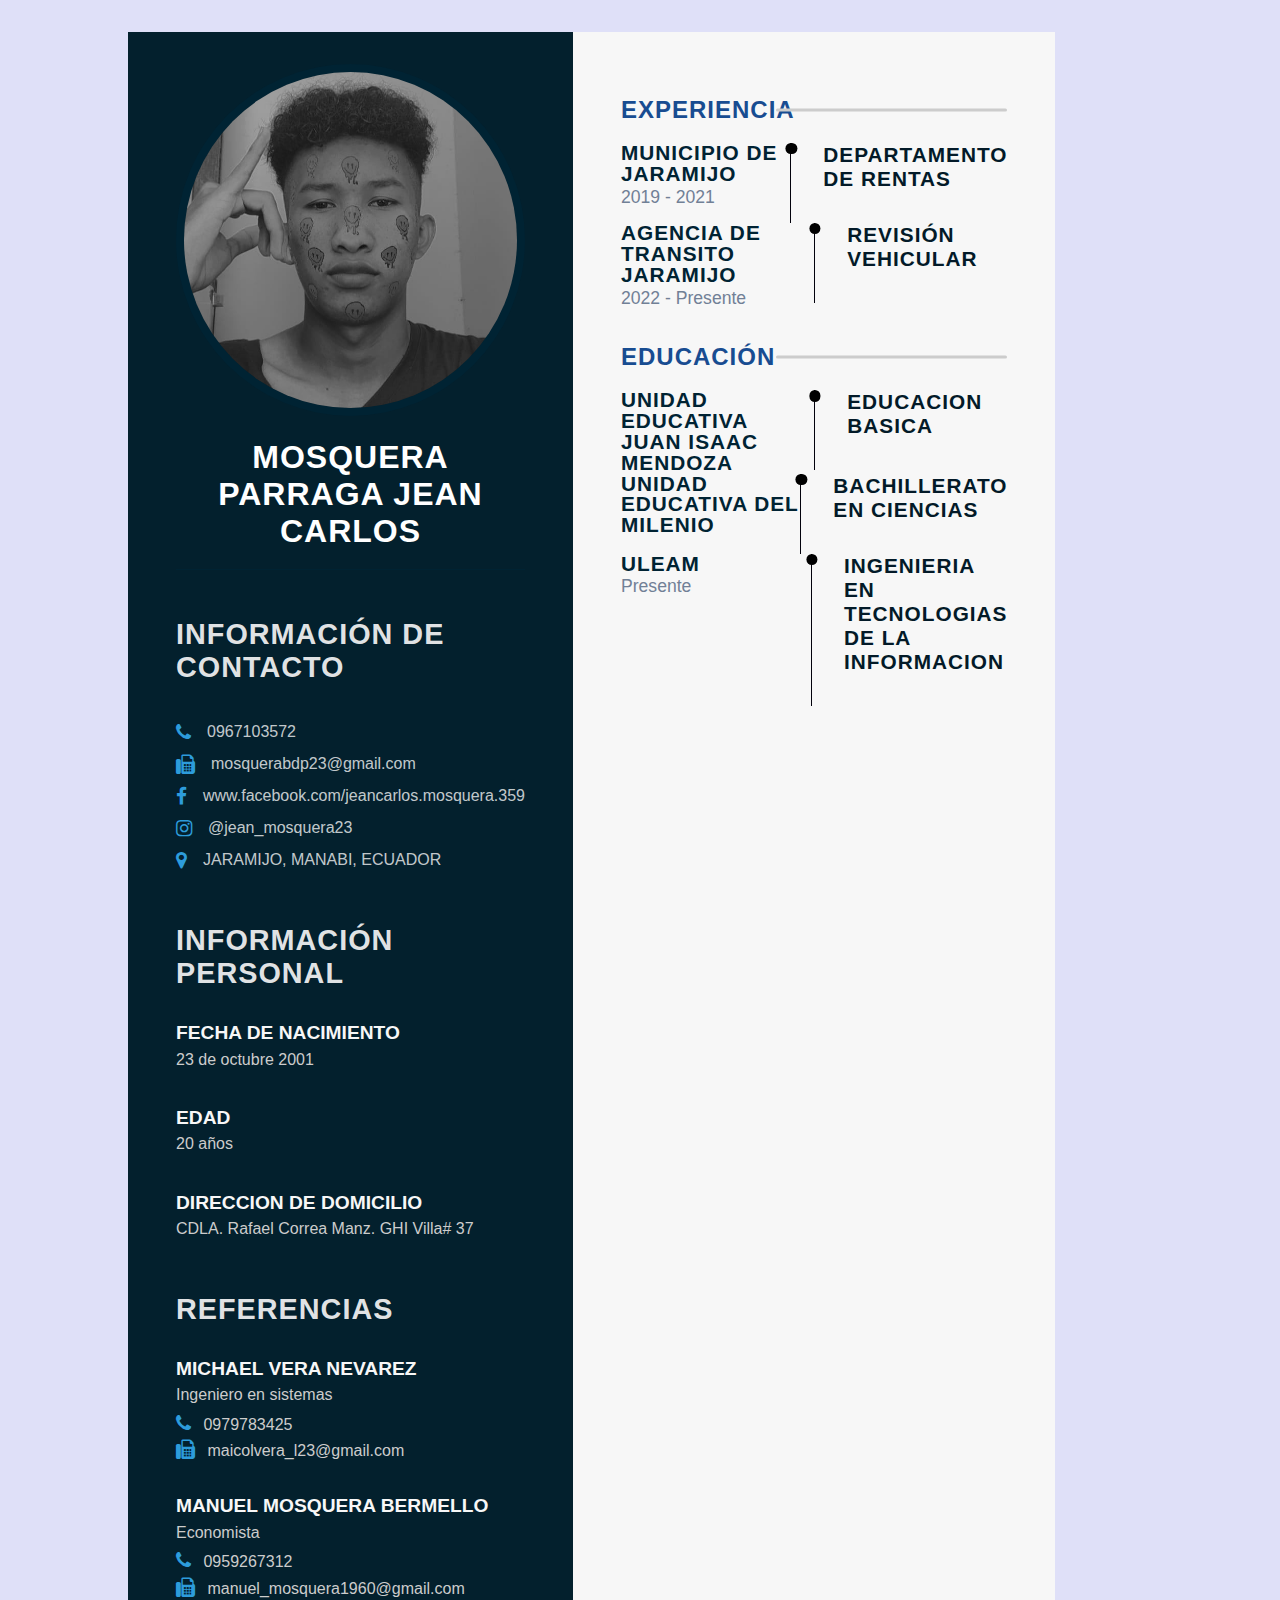
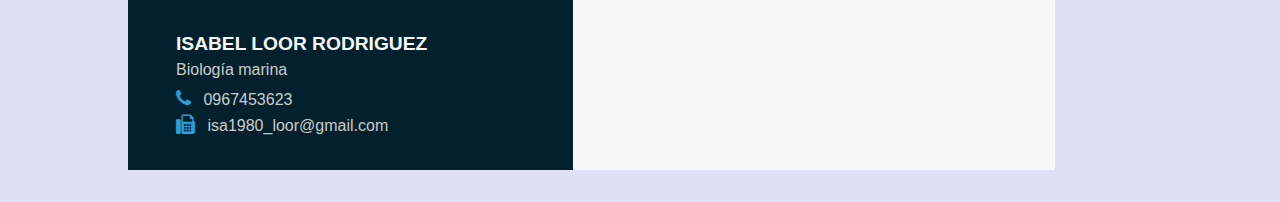
<file: Taller 1 hoja de vida/index.html>
<!DOCTYPE html>
<html lang="en">
<head>
    <meta charset="UTF-8">
    <meta http-equiv="X-UA-Compatible" content="IE=edge">
    <meta name="viewport" content="width=device-width, initial-scale=1.0">
    <title>HOJA DE VIDA MOSQUERA</title>
    <link rel="preconnect" href="https://fonts.gstatic.com">
    <link rel="stylesheet" href="estilos.css">
    <link href="https://fonts.googleapis.com/css2?family=Poppins:wght@100;300;400;600&display=swap" rel="stylesheet">
    <link rel="stylesheet" href="https://cdnjs.cloudflare.com/ajax/libs/font-awesome/4.7.0/css/font-awesome.min.css">
</head>
<body>
    <main class="main-content">
        <section class="left-section">
            <div class="left-content">
                <div class="profile">
                    <div class="image">
                        <img src="JCMP.jpg" alt="">
                    </div>
                    <h2 class="name">MOSQUERA PARRAGA JEAN CARLOS</h2>
                </div>
                <div class="contact-info">
                    <h3 class="main-title">INFORMACIÓN DE CONTACTO</h3>
                    <ul>
                        <li>
                            <i class="fa fa-phone"></i>
                            0967103572
                        </li>
                        <li>
                            <i class="fa fa-fax"></i>
                            mosquerabdp23@gmail.com
                        </li>
                        <li>
                            <i class="fa fa-facebook"></i>
                            www.facebook.com/jeancarlos.mosquera.359
                        </li>
                        <li>
                            <i class="fa fa-instagram"></i>
                            @jean_mosquera23
                        </li>
                        <li>
                            <i class="fa fa-map-marker"></i>
                            JARAMIJO, MANABI, ECUADOR
                        </li>
                    </ul>
                </div>
                <div class="skills-section">
                    <h3 class="main-title">INFORMACIÓN PERSONAL</h3>
                    <div class="referee">
                        <h6 class="sub-title">fecha de nacimiento</h6>
                        <p class="sub-para">23 de octubre 2001</p>
                    </div>
                    <div class="referee">
                        <h6 class="sub-title">edad</h6>
                        <p class="sub-para">20 años</p>
                    </div>
                    <div class="referee">
                        <h6 class="sub-title">direccion de domicilio</h6>
                        <p class="sub-para">CDLA. Rafael Correa Manz. GHI Villa# 37</p>
                    </div>
                </div>
                <div class="references-section">
                    <h3 class="main-title">Referencias</h3>
                    <div class="referee">
                        <h6 class="sub-title">Michael vera nevarez</h6>
                        <p class="sub-para">Ingeniero en sistemas</p>
                        <ul>
                            <li>
                                <i class="fa fa-phone"></i>
                                0979783425
                            </li>
                            <li>
                                <i class="fa fa-fax"></i>
                                maicolvera_l23@gmail.com
                            </li>
                        </ul>
                    </div>
                    <div class="referee">
                        <h6 class="sub-title">Manuel Mosquera Bermello</h6>
                        <p class="sub-para">Economista</p>
                        <ul>
                            <li>
                                <i class="fa fa-phone"></i>
                                0959267312
                            </li>
                            <li>
                                <i class="fa fa-fax"></i>
                                manuel_mosquera1960@gmail.com
                            </li>
                        </ul>
                    </div>
                    <div class="referee">
                        <h6 class="sub-title">Isabel Loor Rodriguez</h6>
                        <p class="sub-para">Biología marina</p>
                        <ul>
                            <li>
                                <i class="fa fa-phone"></i>
                                0967453623
                            </li>
                            <li>
                                <i class="fa fa-fax"></i>
                                isa1980_loor@gmail.com
                            </li>
                        </ul>
                    </div>
                </div>
            </div>
        </section>
        <section class="right-section">
            <div class="right-main-content">
                <section class="about sect">
                    
                </section>

                <section class="experince sect">
                    <h2 class="right-title">Experiencia</h2>
                    <div class="timeline">
                        <div class="left-tl-content">
                            <h5 class="tl-title">Municipio de JARAMIJO</h5>
                            <p class="para">2019 - 2021</p>
                        </div>
                        <div class="right-tl-content">
                            <div class="tl-content">
                                <h5 class="tl-title-2">departamento de rentas</h5>
                            </div>
                        </div>
                    </div>
                    
                    <div class="timeline">
                        <div class="left-tl-content">
                            <h5 class="tl-title">agencia de transito jaramijo</h5>
                            <p class="para">2022 - Presente</p>
                        </div>
                        <div class="right-tl-content">
                            <div class="tl-content">
                                <h5 class="tl-title-2">revisión vehicular</h5>
                            </div>
                        </div>
                    </div>
                </section>
                <section class="education sect">
                    <h2 class="right-title">educación</h2>
                    <div class="timeline">
                        <div class="left-tl-content">
                            <h5 class="tl-title">Unidad educativa juan isaac mendoza</h5>

                        </div>
                        <div class="right-tl-content">
                            <div class="tl-content">
                                <h5 class="tl-title-2">educacion basica</h5>
                            </div>
                        </div>
                    </div>
                    <div class="timeline">
                        <div class="left-tl-content">
                            <h5 class="tl-title">unidad educativa del milenio</h5>
                        </div>
                        <div class="right-tl-content">
                            <div class="tl-content">
                                <h5 class="tl-title-2">BACHILLERATO EN CIENCIAS</h5>
                            </div>
                        </div>
                    </div>
                    <div class="timeline">
                        <div class="left-tl-content">
                            <h5 class="tl-title">Uleam</h5>
                            <p class="para">Presente</p>
                        </div>
                        <div class="right-tl-content">
                            <div class="tl-content">
                                <h5 class="tl-title-2">ingenieria en tecnologias de la informacion</h5>
                            </div>
                        </div>
                    </div>
                </section>
            </div>
        </section>
    </main>
</body>
</html>
</file>
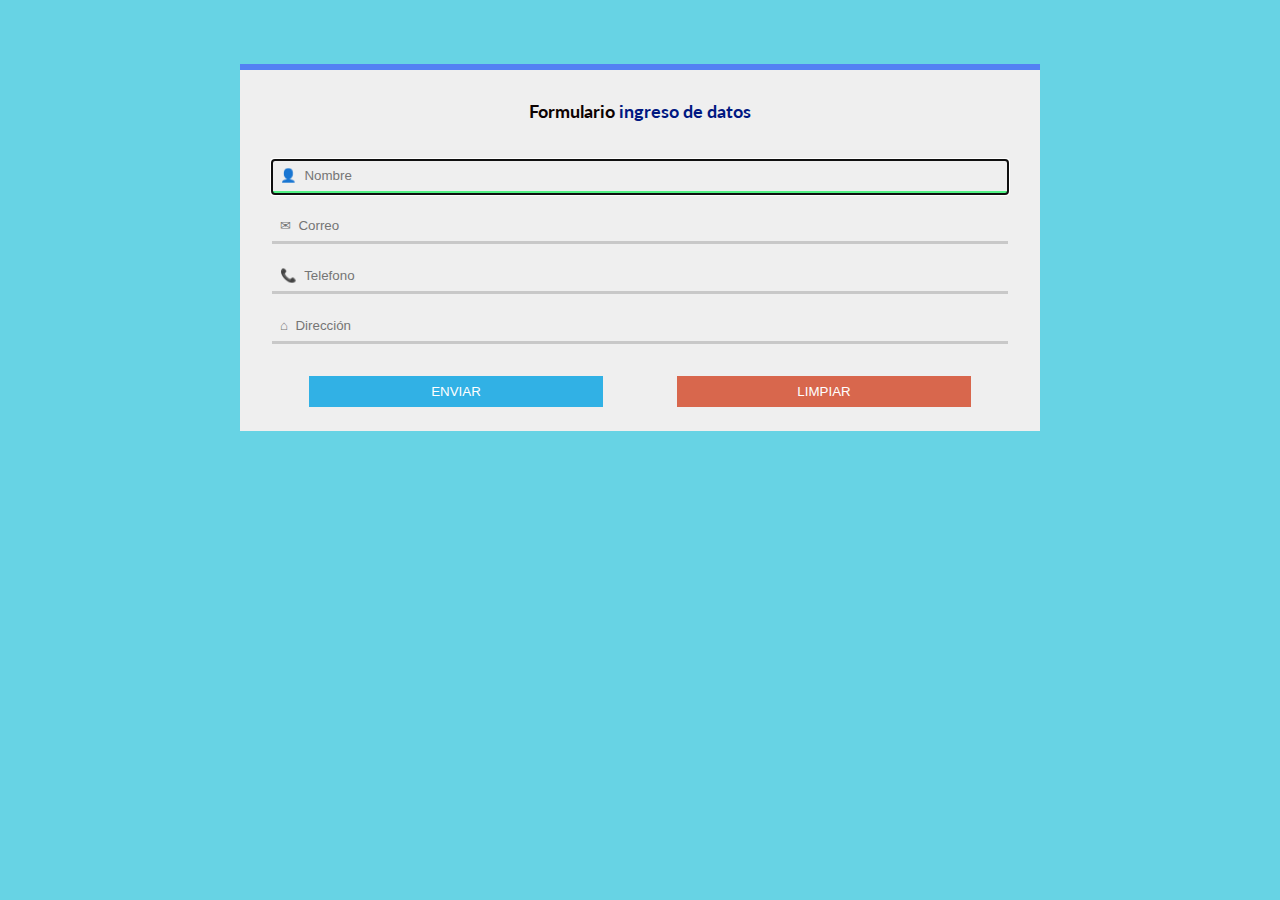
<file: Taller 2 Formulario/index.html>
<!DOCTYPE html>
<html lang="en">
<head>
	<meta charset="UTF-8">
	<meta name="viewport" content="width=device-width, initial-scale=1.0">
	<link rel="stylesheet" href="./css/reset.css">
	<link href="https://fonts.googleapis.com/css?family=Lato:400,900" rel="stylesheet">
	<link rel="stylesheet" href="./css/main.css">
	<title>Formulario</title>
</head>
<body>

	<div class="container">
		<div class="form__top">
			<h2>Formulario <span> ingreso de datos</span></h2>
		</div>		
		<form class="form__reg" action="">
			<input class="input" type="text" placeholder="&#128100;  Nombre" required autofocus>
            <input class="input" type="email" placeholder="&#9993;  Correo" required>
            <input class="input" type="text" placeholder="&#128222;  Telefono" required>
            <input class="input" type="text" placeholder="&#8962;  Dirección" required>
            <div class="btn__form">
            	<input class="btn__submit" type="submit" value="ENVIAR">
            	<input class="btn__reset" type="reset" value="LIMPIAR">	
            </div>
		</form>
	</div>
	
</body>
</html>
</file>
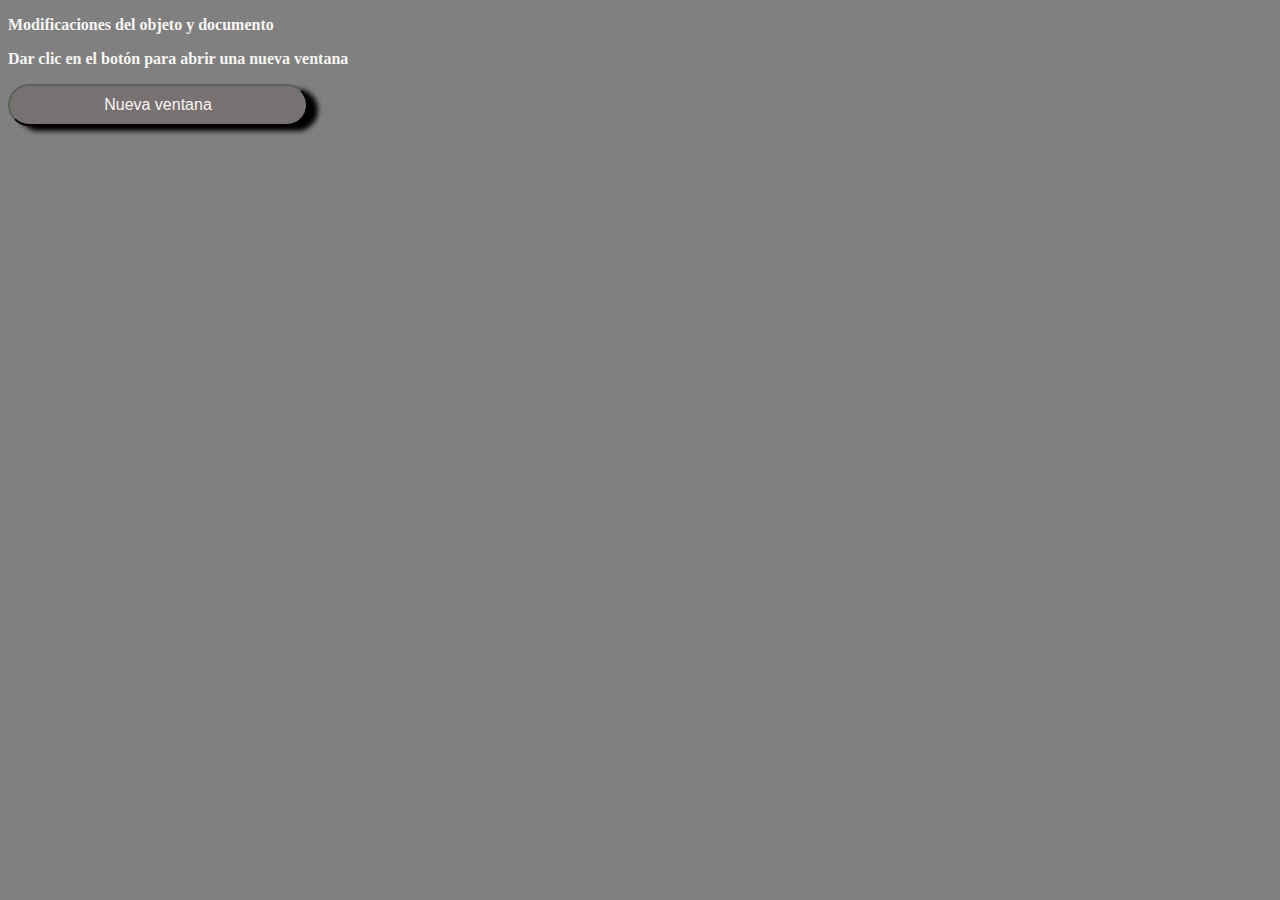
<file: Taller 5 ventana/index.html>
<!DOCTYPE html>
<html lang="es">
<head>
    <link href="estilo.css" rel="stylesheet" />
    <script src="javascript.js"></script>
    <meta charset="UTF-8" />
    <meta http-equiv="X-UA-Compatible" content="IE=edge" />
    <meta name="viewport" content="width=device-width, initial-scale=1.0"
    />
    <title>Modificaciones del objeto Documento</title>
</head>
<body>
    
     <strong><p > Modificaciones del objeto y documento</p> </strong>
     <strong><p > Dar clic en el botón para abrir una nueva ventana</p> </strong>
     
    <center><input class="boton" type="button" onclick="NuevaVentana()" value="Nueva ventana" >
</body>
</html>
</file>
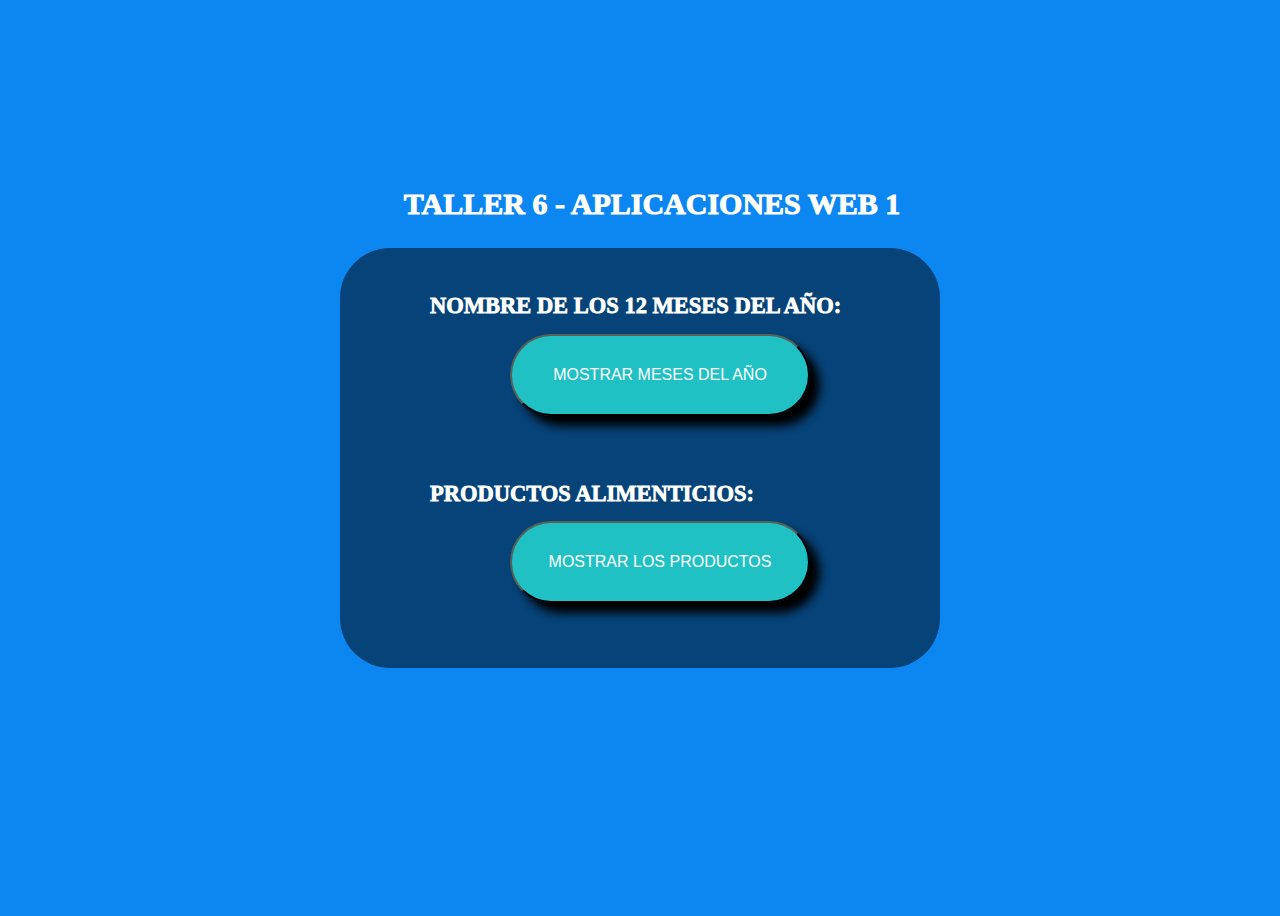
<file: Taller 6 array/index.html>
<!DOCTYPE html>
<html>
    <head>
    <meta charset="utf-8" />
    <meta content="width=device-width, initial-scale=1"
    name="viewport" />
    <title>JeanMosquera-Taller6</title>
    <link href="estilos.css" rel="stylesheet" />
    <script src="javascript.js"></script>
    <link href="https://fonts.googleapis.com/css2?family=Abyssinica+SIL&family=Alka
    lami&family=Noto+Sans+Mono:wght@300&family=Open+Sans&display=swap"
    rel="stylesheet">
</head>

<body>
    
    <div class="grid">
        <font>
            <h1 class="titu">  TALLER 6 - APLICACIONES WEB 1 </h1>
          </font>
        <ul>
            <h2><p class="titulo1">NOMBRE DE LOS 12 MESES DEL AÑO:</p></h2>
            <center><input class= "boton1" type="button" value="MOSTRAR MESES DEL AÑO" onclick="Meses()"></center>
        </ul>
        <ul>
            <h2><p class="titulo2" >PRODUCTOS ALIMENTICIOS:</p></h2>
            <center><input class= "boton2" type="button" value="MOSTRAR LOS PRODUCTOS" onclick="Producto()"></center>
            </ul>
        </div>
    </body>
    </html>
</file>
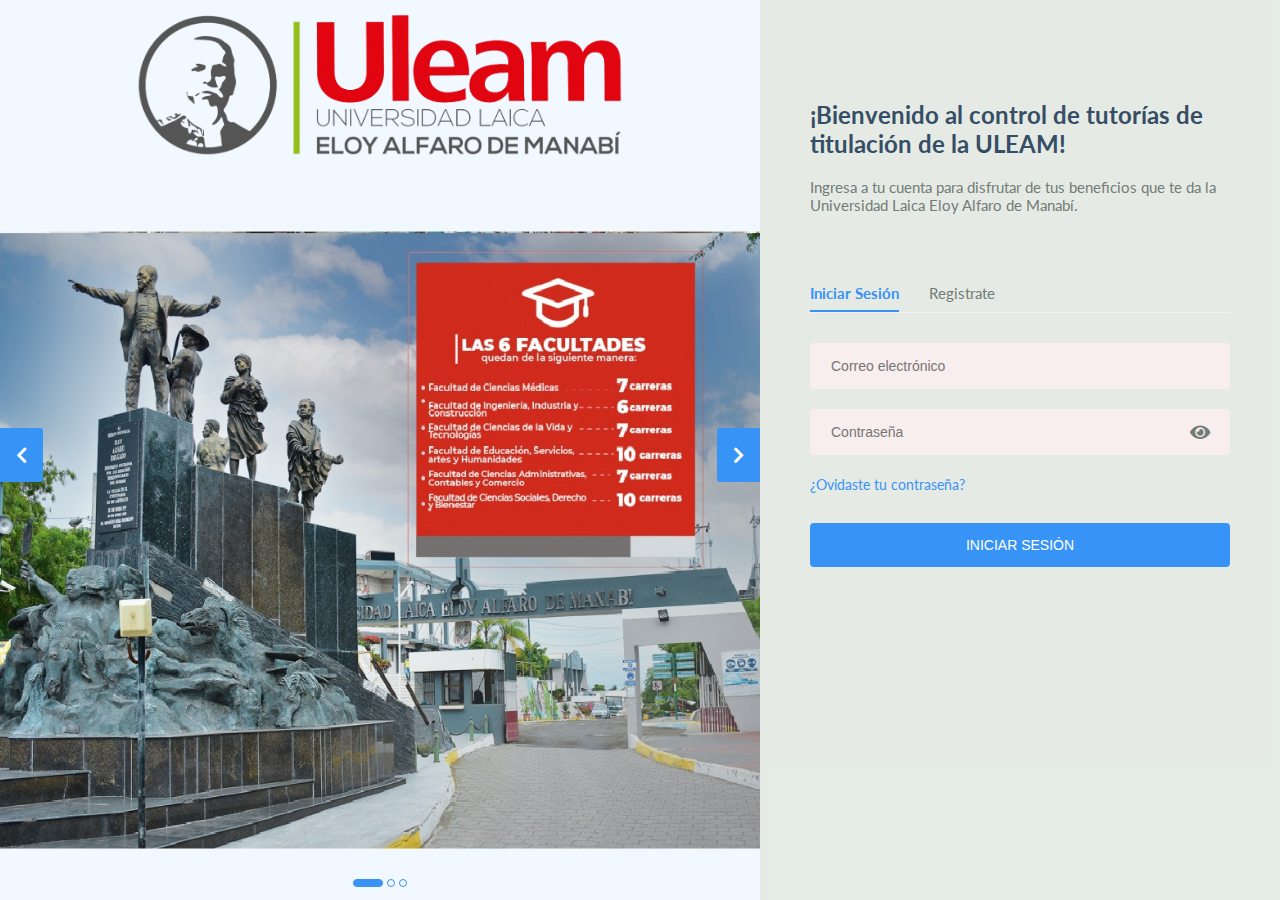
<file: PROYECTO WEB 1/login.html>
<!DOCTYPE html>
<html lang="en">
<head>

    <meta charset="UTF-8">
    <meta name="viewport" content="initial-scale=1.0, width=device-width"/>
    <meta http-equiv="X-UA-Compatible" content="ie=edge">
    <title>Login | ULEAM</title>
    <link rel="stylesheet" href="https://use.fontawesome.com/releases/v5.8.1/css/all.css">
    <link href="https://fonts.googleapis.com/css2?family=Lato:wght@300;400;700&display=swap" rel="stylesheet">
    <link rel="stylesheet" href="css/estilo.css">


</head>
<body>

    <div class="contenedor-login">

        <!--========================================
            Slider
        ==========================================-->
        <div class="contenedor-slider">

            <div class="slider">

                <!-- Slide 1 -->
                <div class="slide fade ">
                    <img src="img/img-slider-login.jpg" alt="">

                    <div class="contenido-slider">

                        <div class="logo">
                            <img src="img/logo_ULEAM.png" alt="">
                        </div>


                    </div>

                </div>

                <!-- Slide 2 -->
                <div class="slide fade">
                    <img src="img/img-slider-login-2.jpg" alt="">

                    <div class="contenido-slider">

                        <div class="logo">
                            <img src="img/logo_ULEAM.png" alt="">
                        </div>

                    </div>

                </div>
                 <!-- Slide 3 -->
                <div class="slide fade">
                    <img src="img/img-slider-login-3.jpg" alt="">

                    <div class="contenido-slider">

                        <div class="logo">
                            <img src="img/logo_ULEAM.png" alt="">
                        </div>

                    </div>

                </div>


            </div>

            <!-- Botones next y prev -->
            <a href="#" class="prev"><i class="fas fa-chevron-left"></i></a>
            <a href="#" class="next"><i class="fas fa-chevron-right"></i></a>

            <!-- dots -->
            <div class="dots">

                <!-- <span class="dot active"></span> -->

            </div>

        </div>

        <!--========================================
            Formularios
        ==========================================-->
        <div class="contenedor-texto">

            <div class="contenedor-form">

                <h1 class="titulo">¡Bienvenido al control de tutorías de titulación de la ULEAM!</h1>
                <p class="descripcion">Ingresa a tu cuenta para disfrutar de tus beneficios que te da la Universidad Laica Eloy Alfaro de Manabí.</p>

                <ul class="tabs-links">
                    <li class="tab-link active">Iniciar Sesión</li>
                    <li class="tab-link ">Registrate</li>
                </ul>

                <!--========================================
                    Formulario inicio de sesión
                ==========================================-->
                <form action="" method="POST" id="formLogin" class="formulario active">

                    <div class="error-text">
                        <p>aqui los errores del formualrio</p>
                    </div>

                    <input type="text" placeholder="Correo electrónico" class="input-text" name="correo" autocomplete="off"> 
                    <div class="grupo-input">

                        <input type="password" placeholder="Contraseña" name="password" class="input-text clave">
                        <button type="button" class="icono fas fa-eye mostrarClave"></button>
                        
                    </div>

                    <a href="#" class="link">¿Ovidaste tu contraseña?</a>
                    <button class="btn" id="btnLogin" type="button">Iniciar Sesión</button>

                </form>

                 <!--========================================
                    Formulario de Registro
                ==========================================-->
                <form action="" method="POST" id="formRegistro" class="formulario ">

                    <div class="error-text ">
                        
                    </div>

                    <input type="text" placeholder="Nombre y Apellidos" class="input-text" name="nombre" autocomplete="off"> 
                    <input type="text" placeholder="Correo electrónico" class="input-text" name="correo" autocomplete="off"> 

                    <div class="grupo-input">

                        <input type="password" placeholder="Contraseña" name="password" class="input-text clave">
                        <button type="button" class="icono fas fa-eye mostrarClave"></button>
                        
                    </div>


                     <label class="contenedor-cbx animate">
                        He leído y acepto los
                        <a href="#" class="link">Términos y Condiciones</a>
                        <a href="#" class="link">y Política de privacidad de la ULEAM</a>

                        <input type="checkbox" name="cbx_terminos" >
                        <span class="cbx-marca"></span>

                    </label>

                    <button class="btn" id="btnRegistro" type="button">Crear Cuenta</button>

                </form>


            </div>

        </div>

    </div>
   
   
   
    <!--========================================
       Mis Scripts
    ==========================================-->
    <script src="js/app.js"></script>
    
</body>
</html>
</file>
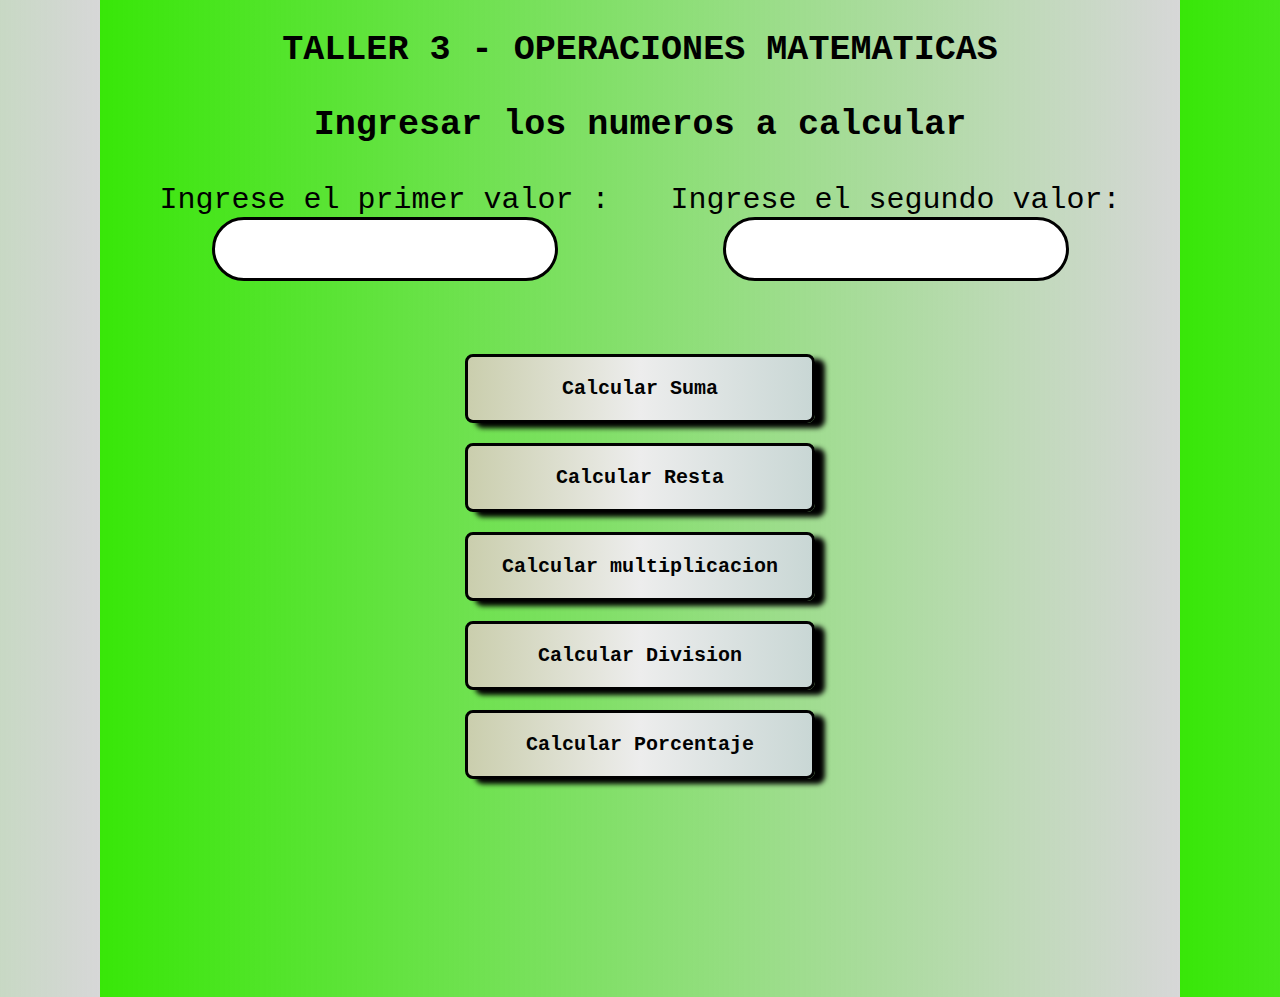
<file: Taller 3 operaciones/taller3.html>
<!DOCTYPE html>
<html>
<head>
<title>Taller3_Jean Carlos Mosquera</title>
<link href="taller3.css" rel="stylesheet" />
<script src="javascriptaller.js"></script>
<link href="https://fonts.googleapis.com/css2?family=Abyssinica+SIL&family=Alkalami&family=Noto+Sans+Mono:wght@300&family=Open+Sans&display=swap" rel="stylesheet">
</head>
<table>
<tr>
<center><h3> TALLER 3 - OPERACIONES MATEMATICAS </h3></center>
<center><h3> Ingresar los numeros a calcular</h3></center>
<td> <center> Ingrese el primer valor : <input class="num" type="number" name="1" id="1" ></center></td> 
<td> <center> Ingrese el segundo valor: <input class="num" type="number" name="2" id="2" > </center></td>
</tr>
</table>
<div class="contenedor">
<input class="boton" type="button" value="Calcular Suma" onclick="calcularSuma();">
<input class="boton" type="button" value="Calcular Resta" onclick="calcularResta();">
<input class="boton" type="button" value="Calcular multiplicacion" onclick="calcularMultiplicacion();">
<input class="boton" type="button" value="Calcular Division" onclick="calcularDivision();">
<input class="boton" type="button" value="Calcular Porcentaje" onclick="calcularporcentaje();">
</div>

</html>
</file>
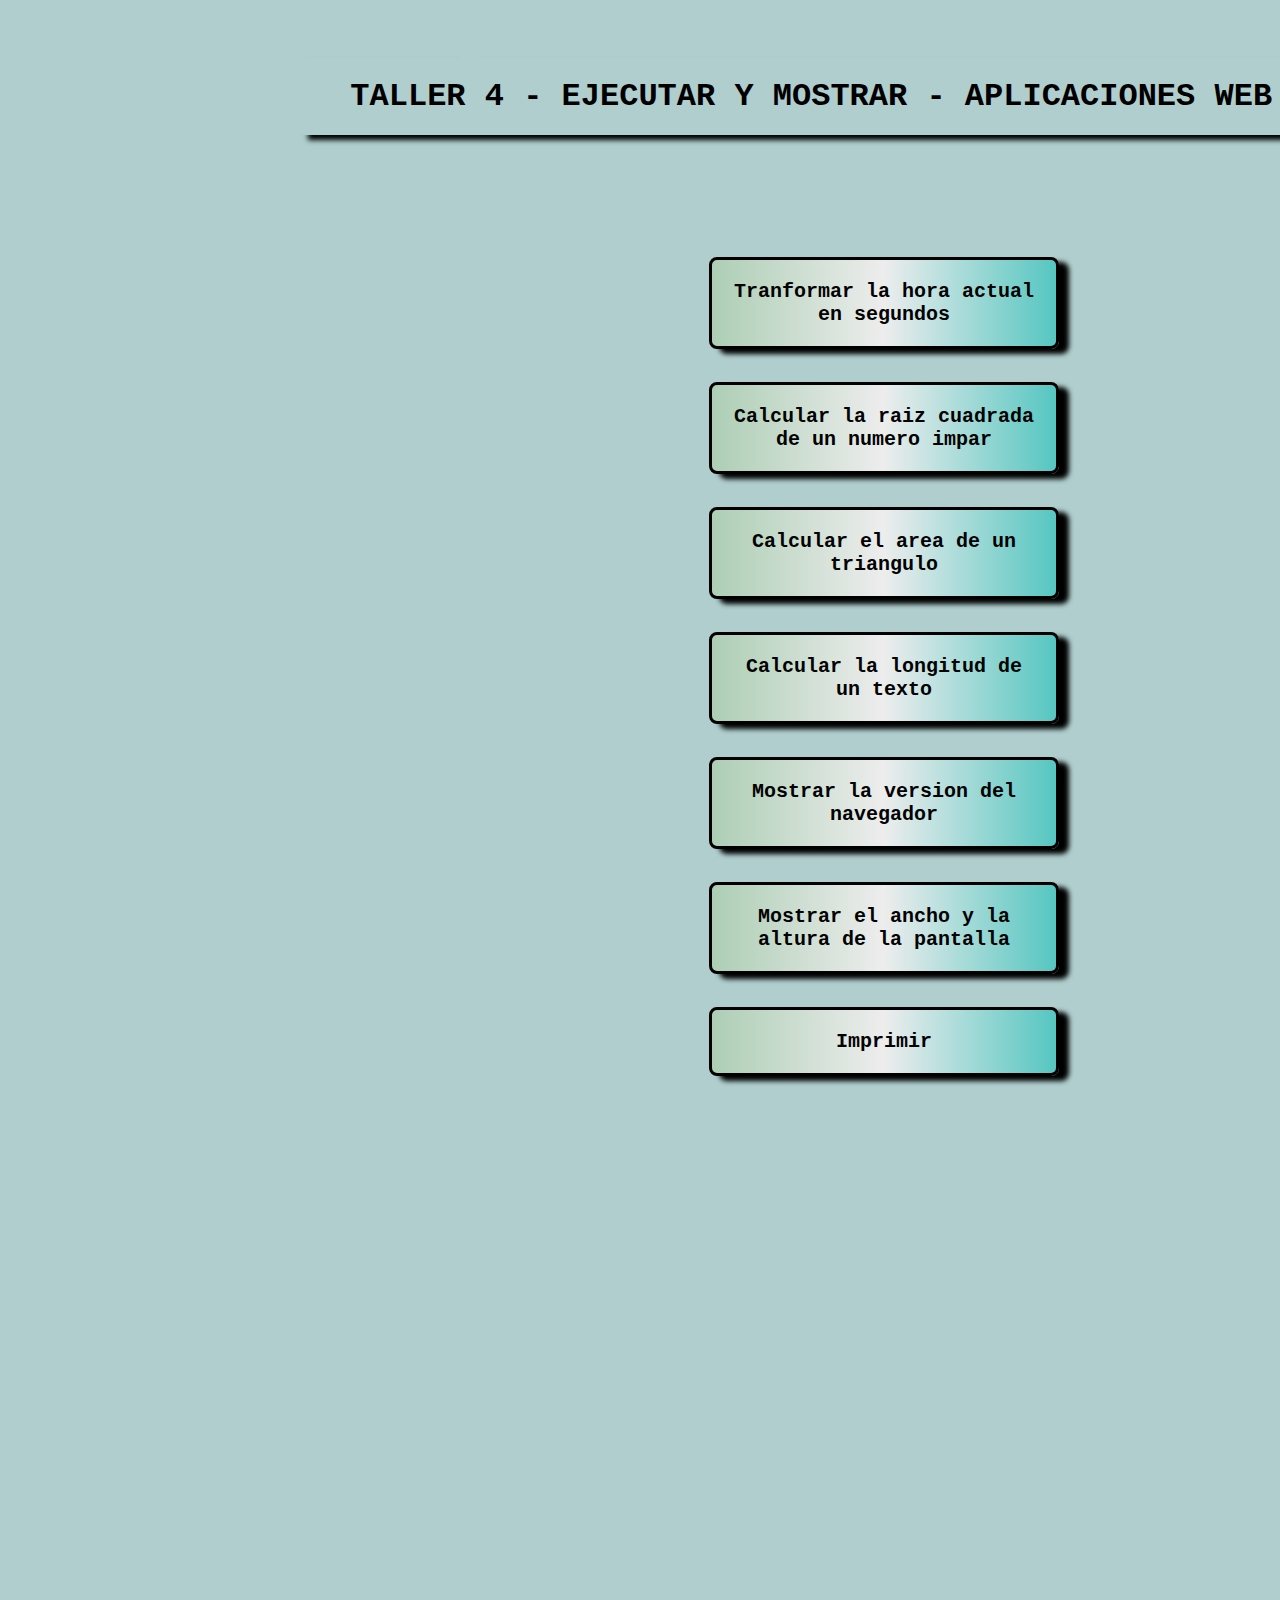
<file: Taller 4 ejecutar y mostar/talle_4.html>
<!DOCTYPE html>
<html lang="es">
  <head>
    <link rel="stylesheet" href="taller_4.css">
    <script src="scriptaller4.js"></script>
    <link href="https://fonts.googleapis.com/css2?family=Abyssinica+SIL&family=Alkalami&family=Montserrat:ital,wght@0,300;1,100&family=Noto+Sans+Mono:wght@300&family=Open+Sans&display=swap" rel="stylesheet">
    <title>Taller4-Jean Carlos Mosquera</title>
  </head>
  <body>
    <blockquote>
      <font>
        <h1 class="titu">  TALLER 4 - EJECUTAR Y MOSTRAR - APLICACIONES WEB 1 </h1>
      </font>
      <font>
        <form action="" method="get">
          <div class="pagina"> 
            <button class="estil" onclick="convertirhoras()"> Tranformar la hora actual en segundos </button> <br>
            <button class="estil" onclick="calcularRaiz()"> Calcular la raiz cuadrada de un numero impar </button> <br>
            <button class="estil" onclick="calcular()"> Calcular el area de un triangulo </button> <br>
            <button class="estil" onclick="funcioncontadora()"> Calcular la longitud de un texto </button> <br>
            <button class="estil" onclick="navegadorversion()"> Mostrar la version del navegador </button> <br>
            <button class="estil" onclick="pantalla()"> Mostrar el ancho y la altura de la pantalla </button> <br>
            <button class="estil" onclick="imprimir()"> Imprimir </button> <br>
          </div>
        </form>
      </font>
    </blockquote>

  </body>
  
</html>
</file>
<file: Taller 1 hoja de vida/estilos.css>
*{
    padding: 0;
    margin: 0;
    box-sizing: border-box;
    list-style: none;
    font-family: 'Nunito', sans-serif;
}

body{
    background-color: #000ac720;
}

.main-content{
    min-height: 100vh;
    width: 80%;
    margin: 2rem auto;
    display: grid;
    grid-template-columns: repeat(7, 1fr);
}

.left-section{
    
    height: 100%;
    background-color: #03202d;
}
.right-section{
    grid-column: span 5;
    background-color: #f7f7f7;
    height: 100%;
}


.left-content{
    padding: 2rem 3rem;
}
.profile{
    width: 100%;
    border-bottom: 1px solid #002333;
}

.image{
    width: 100%;
    text-align: center;
}
.profile img{
    width: 100%;
    border-radius: 50%;
    border: 8px solid #002333;
    
}

.name{
    font-size: 2rem;
    color: white;
    text-align: center;
    text-transform: uppercase;
    letter-spacing: 1px;
    padding: 1.2rem 0;
}

.career{
    font-size: 1.2rem;
    color: #94D9EA;
    text-align: center;
    text-transform: uppercase;
    letter-spacing: 1px;
    padding-bottom: 1rem;
}

.main-title{
    font-size: 1.8rem;
    text-transform: uppercase;
    letter-spacing: 1px;
    color: #f7f7f7ec;
    padding-top: 3rem;
}

.contact-info ul{
    padding-top: 2rem;
}

.contact-info ul li{
    padding: .4rem 0;
    display: flex;
    align-items: center;
    color: #ffffffc5;
}
.contact-info ul li i{
    padding-right: 1rem;
    font-size: 1.2rem;
    color: #2D9CDB;
}

.skills-section ul{
    padding-top: 2rem;
}
.skills-section ul li{
    display: grid;
    padding: .4rem 0;
}

.progress-bar{
    width: 100%;
    height: .4rem;
    background-color: #2f81ed5b;
    position: relative;
    border-radius: 12px;
}
.progress{
    height: 100%;
    position: absolute;
    left: 0;
    background-color: #0a4466;
    border-radius: 12px;
}
.js-progress{
    width: 70%;
}
.ps-progress{
    width: 90%;
}
.j-progress{
    width: 85%;
}
.c-progress{
    width: 40%;
}
.n-progress{
    width: 63%;
}
.w-progress{
    width: 78%;
}


.skill-title{
    text-transform: uppercase;
    color: #f7f7f7;
   
}

.sub-title{
    padding-top: 2rem;
    font-size: 1.2rem;
    text-transform: uppercase;
    color: #f7f7f7;
}

.sub-para{
    color: #ccc;
    padding: .4rem 0;
}

.references-section li{
    color: #ccc;
    padding: .2rem 0;
}
.references-section li i{
    padding-right: .5rem;
    font-size: 1.2rem;
    color: #2D9CDB;
}

.right-main-content{
    padding: 2rem 3rem;
}


.right-title{
    letter-spacing: 1px;
    text-transform: uppercase;
    color: #184c91;
    margin-bottom: 1.2rem;
    position: relative;
}

.right-title::after{
    content: "";
    position: absolute;
    width: 60%;
    height: .2rem;
    background-color: #ccc;
    border-radius: 12px;
    right: 0;
    top: 50%;
    transform: translateY(-50%);
}

.para{
    line-height: 1.6rem;
    color: #718096;
    font-size: 1.1rem;
}

.sect{
    padding-bottom: 2rem;
}

.timeline{
    display: grid;
    grid-template-columns: repeat(2, 1fr);
}

.tl-title{
    line-height: 1;
    letter-spacing: 1px;
    font-size: 1.3rem;
    color: #002333;
    text-transform: uppercase;
}
.tl-title-2{
    letter-spacing: 1px;
    font-size: 1.3rem;
    color: #031a28;
    text-transform: uppercase;
}

.tl-content{
    border-left: 1px solid rgb(3, 2, 12);
    padding-left: 2rem;
    position: relative;
    padding-bottom: 2rem;
}

.tl-title-2::before{
    content: "";
    position: absolute;
    width: .7rem;
    height: .7rem;
    background-color: #000000;
    border-radius: 50%;
    transform: translateX(-50%);
    left: 0;
}

@media screen and (max-width:823px){
    .right-title::after{
        width: 40%;
    }
}
@media screen and (max-width:681px){
    .right-title::after{
        width: 30%;
    }
}
@media screen and (max-width:780px){
    .timeline{
        grid-template-columns: repeat(1, 1fr);
    }
}
@media screen and (max-width:780px){
    .left-section{
        grid-column: span 3;
    }
    .right-section{
        grid-column: span 4;
    }
}
@media screen and (max-width:1200px){
    .main-content{
        grid-template-columns: repeat(1, 1fr);
    }
    .profile img{
        width: 40%;
    }
}
@media screen and (max-width:700px){
    .profile img{
        width: 60%;
    }
}
@media screen and (max-width:390px){
    .name{
        font-size: 1.5rem;
    }
}
</file>
<file: Taller 2 Formulario/css/main.css>
html {
	font-size: 16px;
    font-family: 'Lato', sans-serif;
}

body {
	background-color: #1abdd6a9;
}

.container {
	max-width: 800px;
	height: auto;
	background-color: #EFEFEF;
	margin: 5% auto;
	padding-bottom: 1rem;
	
}

.form__top {
	width: 100%;
	text-align: center;
	padding: 2rem 0 1rem;
	border-top: solid .4rem #5380f3;
	margin-bottom: 1rem;
}

.form__top h2 {
	font-weight: bold;
	color: #0c0202;
	font-size: 18px;
}

h2 span {
	color: #001881;
}

.form__reg {
	padding: 0 2rem;
	display: flex;
	flex-direction: column;
	justify-content: center;
}

.btn__form {
	display: flex;
	justify-content: space-around;
	margin-top: 1rem;
}

.input, .btn__submit, .btn__reset{
	background-color: #EFEFEF;
	padding: .5rem;
	margin: .5rem 0;
	border: none;
	border-bottom: solid #C8C8C8 .2rem;
	transition: all .5s;
}

.input:focus {
	border-bottom: solid #53f386 .2rem;
}

.btn__submit, .btn__reset {
	width: 40%;
	border-bottom: none;
	background-color: #31B1E5;
	color: white;
}

.btn__reset {
	background-color: #d8674d;
}

.btn__submit:hover {
	background-color: #7cd56d;
}

.btn__reset:hover{
	background-color: #FA9535;
}
</file>
<file: Taller 5 ventana/estilo.css>
*{
    color:rgb(248, 246, 246); 
    background-color:rgb(128, 128, 128); 
}

.boton{
        padding: 10px; 
        width: 300px;
        font-size: 16px;
        border-radius: 50px;
        border-color: rgb(11, 12, 11); 
        background-color:rgb(119, 113, 113); 
        float: left;
        box-shadow: 10px 5px 5px black;
}
</file>
<file: Taller 6 array/estilos.css>
* {

    color: white;
    font-weight: 400;
    margin: 2;
    }
    
    body {
        height: 100vh;
        display: flex;
        align-items: center;
        justify-content: center;
        background-position: center;
        background-repeat: no-repeat;
        background-size: cover;
        background-color: rgb(12, 134, 241);
        
    }
     .grid{
        background-color: rgba(0, 0, 0, 0.5);
        padding: 50px; 
        width: 500px;
        font-size: 15px;
        border-radius: 50px;
        line-height : 10px;
     }
     .titulo1{
        font-weight: 1000;
        position: relative;
        top: -50px;
        
     }
    
    .titulo2{
       font-weight: 1000;
       position: relative;
       top: 1px;
       
    }
     
     .titu{
        align-content: center;
        justify-content:center ;
        display: grid;
        width: 1024px; margin-left: -50%;
        position: relative;
        top: -120px;
        font-weight: 1000;
     }

    
    .boton1{
        padding: 30px; 
        width: 300px;
        font-size: 16px;
        border-radius: 50px;
        border-color: rgb(11, 12, 11); 
        background-color:rgba(37, 215, 209, 0.851); 
        box-shadow: 10px 10px 10px black;
        position: relative;
        top: -50px;
    }
    .boton2{
        padding: 30px; 
        width: 300px;
        font-size: 16px;
        border-radius: 50px;
        border-color: rgb(11, 12, 11); 
        background-color:rgba(37, 215, 209, 0.851); 
        box-shadow: 10px 10px 10px black;
    }
</file>
<file: PROYECTO WEB 1/css/estilo.css>
:root{
    --color-negro:#364E65;
    --color-texto:#727C77;
    --color-rojo:#ED0722;
    --color-rgba-rojo:rgba(237,7,34,.21);
    --color-rgba-celeste:rgba(55,147,246,.27);
    --color-celeste:#3793F6;
    --color-input:#f9eeee;
}

.input-error{
    border: 1px solid var(--color-rojo) !important;
}
/*========================================
Estilos generales
==========================================*/
*{
    margin: 0;
    padding: 0;
    box-sizing: border-box;
}

body{
    background: #fdf7f8;
    font-family: 'Lato', sans-serif;
    font-size: 15px;
}

a{
    text-decoration: none;
}

ul,ol{
    list-style: none;
}

.contenedor-login{
    width: 100%;
    height: 100vh;
    display: flex;
    -webkit-box-align: start;
    align-items: flex-start;
    overflow: hidden;
}

/*========================================
Estilos del contenedor slider
==========================================*/
.contenedor-slider{
    width: calc(100% - 520px);
    height: 100%;
    overflow: hidden;
    position: relative;
}

.slider{
    position: relative;
    display: flex;
    width: 100%;
    height: 100%;
}

.slide{
    min-width: 100%;
    min-height: 100%;
    height: auto;
    display: none;
    position: relative;
    justify-content: center;
}

.slide.active{
    display: flex;
}

.slide img{
    width: 100%;
    height: 100%;
    object-fit: cover;
}


/*========================================
Estilos contenido slider
==========================================*/
.contenido-slider{
    position: absolute;
    top: 10px;
    width: 600px;
    text-align: center;
}

.contenido-slider .logo{
    margin-bottom: 20px;
}

.contenido-slider .logo img{
    width: 500px;
}


/* Animacion slide */
.fade{
    animation: fade 1.5s ease-in-out;
    -webkit-animation: fade 1.5s ease-in-out;
}

@-webkit-keyframes fade{
    from{
        opacity: 0.4;
    }

    to{
        opacity: 1;
    }
}

@keyframes fade{
    from{
        opacity: 0.4;
    }

    to{
        opacity: 1;
    }
}

/* botones next y prev */
.prev,
.next{
    cursor: pointer;
    position: absolute;
    top: 50%;
    width: auto;
    padding: 16px;
    background: var(--color-celeste);
    margin-top: -22px;
    color: #fff;
    font-weight: bold;
    font-size: 18px;
    transition:all .6s ease;
    border-radius: 0 3px 3px 0;
    user-select: none;
    outline: 0;
}

.next{
    right: 0;
    border-radius: 3px 0px 0px 3px;
}

.prev:hover,
.next:hover{
    background: var(--color-negro);
}

/* puntos */
.dots{
    position: absolute;
    width: 100%;
    text-align: center;
    bottom: 10px;
}

.dots .dot{
    outline: 0;
    cursor: pointer;
    height: 8px;
    width: 8px;
    margin: 0 2px;
    border: 1px solid var(--color-celeste);
    border-radius: 4px;
    display: inline-block;
    transition: all .6s ease-in-out;
}

.dots .dot.active{
    background: var(--color-celeste);
    width: 30px;
}

/*========================================
Estilos contenedor formularios
==========================================*/
.contenedor-texto{
    width: 520px;
    height: 100%;
    overflow: hidden;
    overflow-y: auto;
    background: rgba(199, 219, 206, 0.444);
}

.contenedor-form{
    width: 100%;
    padding: 100px 50px 50px 50px;
}

.contenedor-form .titulo{
    font-size: 24px;
    font-weight: 700;
    margin-bottom: 20px;
    color: var(--color-negro);
}

.contenedor-form .descripcion{
    font-size: 15px;
    color: var(--color-texto);
}

/*========================================
Estilos Tabs
==========================================*/
.tabs-links{
    margin-top: 70px;
    display: flex;
    width: 100%;
    border-bottom: 1px solid #f2f2f2;
    padding-bottom: 10px;
}

.tabs-links .tab-link{
    font-size: 15px;
    margin-right: 30px;
    color: var(--color-texto);
    cursor: pointer;
    position: relative;
}

.tabs-links .tab-link.active{
    color: var(--color-celeste);
    font-weight: 700;
}

.tabs-links .tab-link.active::after{
    content: '';
    position: absolute;
    width: 100%;
    height: 2px;
    background: var(--color-celeste);
    left: 0;
    bottom: -10px;
}

/*========================================
Estilos Formularios
==========================================*/
.formulario{
    display: none;
    margin-top: 30px;
}

.formulario.active{
    display: block;
}

.formulario .input-text{
    padding: 14px 20px;
    border: 1px solid transparent;
    background: var(--color-input);
    margin-bottom: 20px;
    border-radius: 3px;
    width: 100%;
    outline: 0;
    font-size: 14px;
    color: var(--color-texto);
}

.formulario .grupo-input{
    display: flex;
    width: 100%;
    position: relative;
    margin-bottom: 20px;
}

.formulario .grupo-input .input-text{
    padding-right: 60px;
    margin-bottom: 0px;
}

.formulario .grupo-input .icono{
    position: absolute;
    width: 60px;
    height: 100%;
    border: none;
    cursor: pointer;
    background: none;
    font-size: 18px;
    color: var(--color-texto);
    right: 0;
    outline: 0;
}

.formulario .grupo-input .icono.active{
    color: var(--color-celeste);
}

.formulario .input-text:focus{
    border: 1px solid green;
}

.link{
    font-size: 14px;
    color: var(--color-celeste);
}

.link:hover{
    text-decoration: underline;
}

.formulario .btn{
    width: 100%;
    padding: 14px;
    border: none;
    background: var(--color-celeste);
    color: #fff;
    font-size: 14px;
    text-transform: uppercase;
    border-radius: 4px;
    margin-top: 30px;
    outline: 0;
    cursor: pointer;
    display: block;
}
.formulario .btn:hover{
    background: #3285dd;
}

/*========================================
Estilos Checkbox Personalizados
==========================================*/
.contenedor-cbx{
    display: inline-block;
    position: relative;
    padding-left: 28px;
    margin-bottom: 12px;
    cursor: pointer;
    font-size: 14px;
    color: var(--color-texto);
    user-select: none;
}



.contenedor-cbx input{
    position: absolute;
    opacity: 0;
    cursor: pointer;
    height: 0;
    width: 0;
}

.contenedor-cbx .cbx-marca{
    position: absolute;
    top: 0;
    left: 0;
    height: 20px;
    width: 20px;
    background: transparent;
    border:1px solid var(--color-texto);
    border-radius: 2px;
    transition: all .8s ease;
}

.contenedor-cbx:hover input ~ .cbx-marca{
    border: 1px solid var(--color-celeste);
}

.contenedor-cbx .cbx-marca::after{
    font-family: 'Font Awesome 5 Free';
    font-weight: 900;
    content: '\f00c';
    font-size: 13px;
    position: absolute;
    display: none;
    left: 3px;
    top: 3px;
    color: #fff;
}

.contenedor-cbx input:checked ~ .cbx-marca::after{
    display: block;
}


.contenedor-cbx input:checked ~ .cbx-marca{
    background: var(--color-celeste) !important;
    border: 1px solid var(--color-celeste) !important;
}

/*========================================
Animación a los checkbox
==========================================*/

.contenedor-cbx.animate input:checked ~ .cbx-marca{
    -webkit-transform: rotate(360deg);
    transform: rotate(360deg);
}



/*========================================
Estilos mesajes de error
==========================================*/
.error-text{
    background: var(--color-rgba-rojo);
    border-radius: 4px;
    padding: 8px 20px;
    margin-bottom: 10px;
    display: none;
}

.error-text p{
    font-size: 13px;
    color: var(--color-rojo);
}


.error-text.active{
    display: block;
}

.cbx-error .cbx-marca{
    -webkit-animation: cbx_error .2s ease-in-out infinite;
    animation: cbx_error .2s ease-in-out infinite;
    border: 1px solid var(--color-rojo);
    
}

@keyframes cbx_error {
   
    0%  { 
        -webkit-transform:rotateX(-5deg);
        transform: rotateX(-5deg);
    
    }
    50% {
        -webkit-transform:rotateX( 0deg) scale(.8); 
        transform: rotateX(0deg) scale(.8);
    }
    100%{
        -webkit-transform:rotateX( 5deg);
        transform: rotateX(5deg);
    }
}


/*========================================
Responsive
==========================================*/
/*========================================
    @media query - pantalla movil
==========================================*/

@media screen and (max-width: 768px) {

    .contenedor-login {
        flex-direction: column;
        height: 100%;
    }

    .contenedor-slider {
        width: 100%;
        height: 400px;
        position: relative;
    }

    .contenido-slider {
        top: 30px;
        width: 100%;
    }

    

    .dots {
        display: none;
    }

    

    .contenedor-texto{
        width:calc(100% - 30px);
        position: relative;
        background: #fff;
        box-shadow: 0px 3px 6px rgba(0,0,0,.08);
        margin: auto;
        margin-top: -50px;
        border-radius: 7px;
        margin-bottom: 40px;
    }

    .contenedor-form {
        padding: 20px !important;
    }

    .contenedor-form .titulo {
        font-size: 20px;
    }

    .contenedor-form .tabs-links {
        margin-top: 40px;
    }

    
}



/*========================================
    @media query - Tablet horizontal
==========================================*/
@media screen and (max-width: 812px) {
    .contenido-slider .slider-texto {
        display: none;
    }
}

@media screen and (max-width: 1024px) {
    

    .contenedor-form {
        padding: 50px;
    }

    .prev,.next{
        display: none;
    }

    .contenido-slider {
        width: 100%;
        top: 30px;
    }

    .contenido-slider .slider-texto {
       padding: 0px 30px;
    }
}
</file>
<file: Taller 3 operaciones/taller3.css>
html {
    color:black; 
    background-image: linear-gradient(to left, #0f12142b,#38e708  );
    font-family: 'Courier New', Courier, monospace;
    font-size: 30px;
    margin: 100px;
    justify-content:center ;
    padding: 20px;
    margin-top: -25px;
    
    }
    .contenedor{
        align-content: center;
        justify-content:center ;
        display: grid;
        height: 65vh;
    }
    
    .boton{
        border: 3px solid rgb(100,100,100,0.1);
        margin-bottom: 20px;
        padding: 20px;
        width: 350px;
        font-family: 'Courier New', Courier, monospace;
        font-size: 16px;
        border-radius: 8px;
        cursor: pointer;
        color: rgb(2, 2, 2);
        background: 300%;
        border-color: black;
        background-image: linear-gradient(to left, #c9d7d5, #ededed, #cacead  );
        font-weight:  bold;
        font-size: 20px;
        box-shadow: 10px 5px 5px black;
}

.num{
    border: 3px solid rgb(100,100,100,0.1);
        padding: 20px; 
        width: 300px;
        font-size: 16px;
        border-radius: 50px;
        border-color: black;      
}
</file>
<file: Taller 4 ejecutar y mostar/taller_4.css>
*{
    color:black; 
    background-color: rgb(176, 206, 206);
    font-family: 'Courier New', Courier, monospace;
    margin: 100px;
    padding: 20px;
    margin-top: -5px;
   
    
    }
     .titu{
        box-shadow: 10px 5px 5px black;
        width: 1000px;
        align-content: center;
        justify-content:center ;
        display: grid;
        width: 1024px; margin-left: -11%;
        
     }
    
     
    .pagina{
        align-content: center;
        justify-content:center ;
        display: grid;
        height: 90vh;
        width: 1024px; margin-left: -40%;

    }

    .estil{
        border: 3px solid rgb(100,100,100,0.1);
        margin-bottom: 20px;
        padding: 20px;
        width: 350px;
        font-family: 'Courier New', Courier, monospace;
        font-size: 16px;
        border-radius: 8px;
        cursor: pointer;
        color: rgb(2, 2, 2);
        background: 300%;
        border-color: black;
        background-image: linear-gradient(to left, #56c6c1, #ededed, #adceb5  );
        font-weight:  bold;
        font-size: 20px;
        box-shadow: 10px 5px 5px black;
}
</file>
